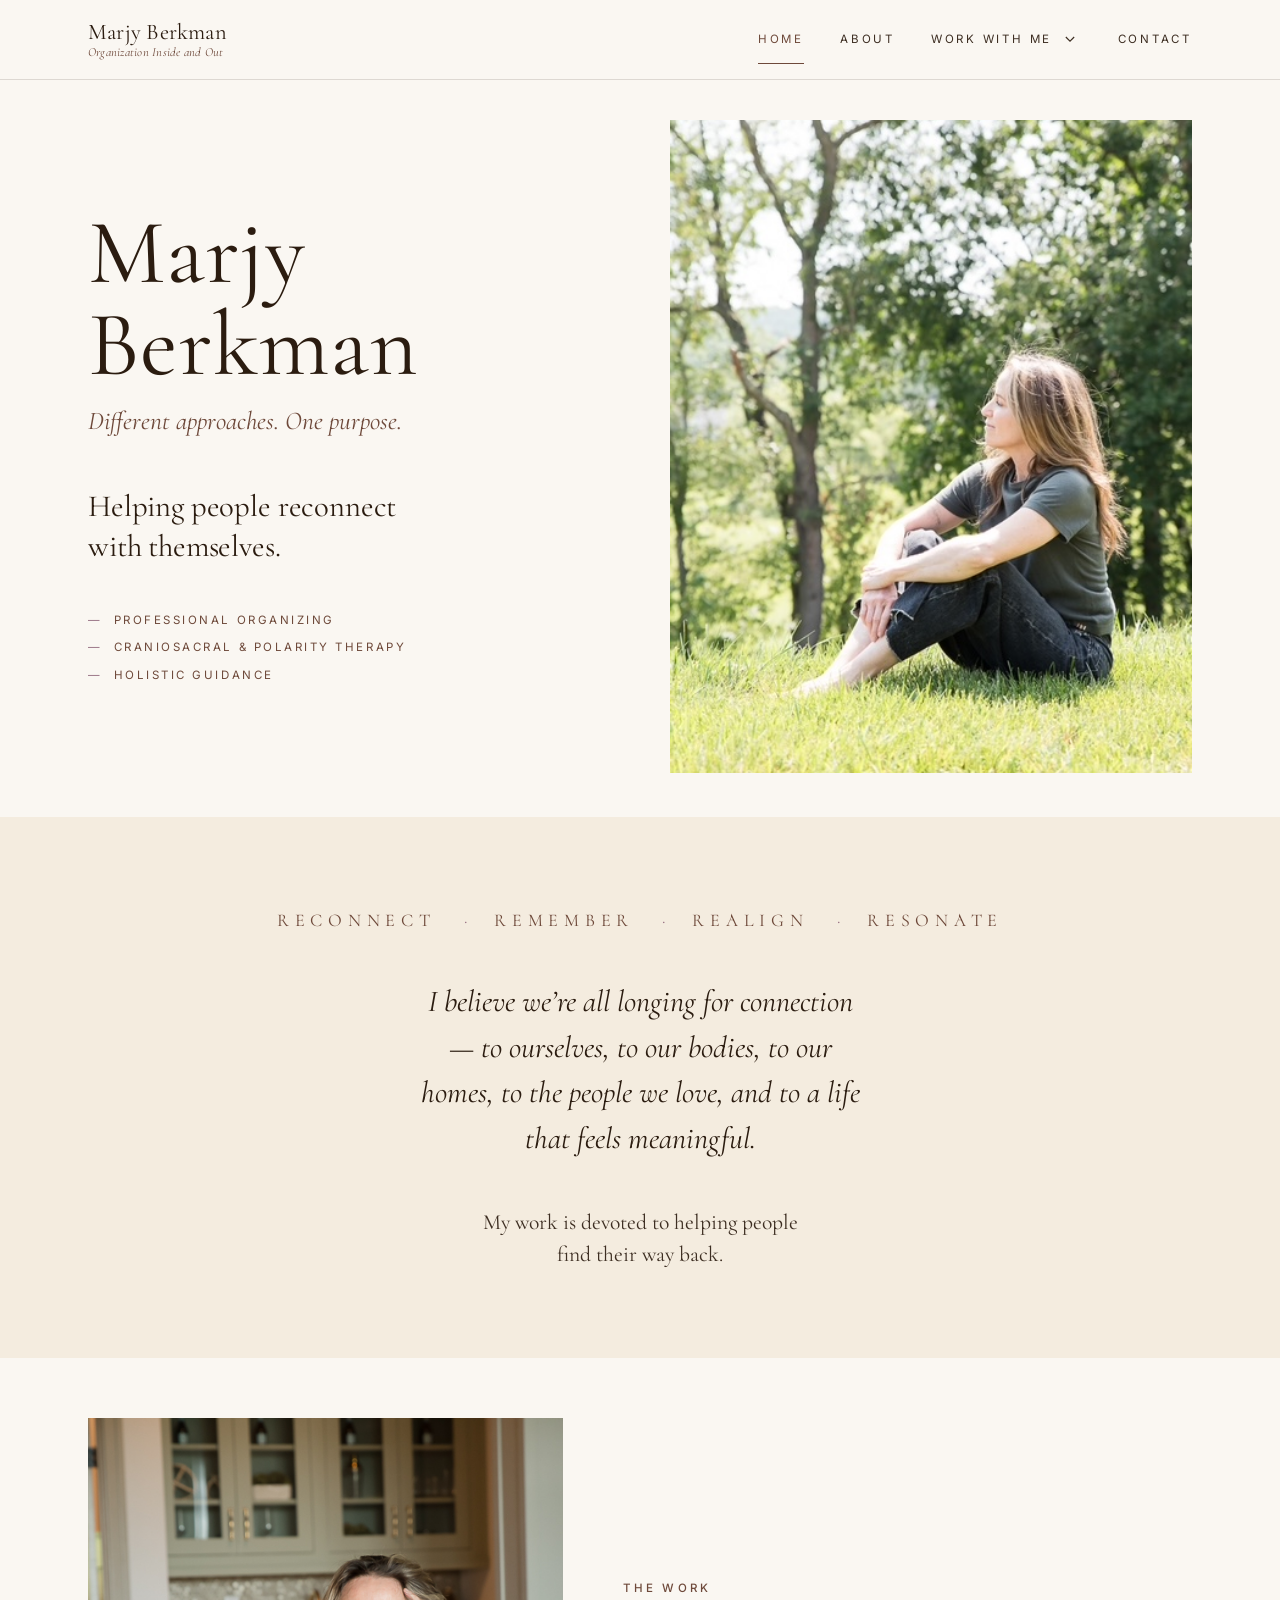
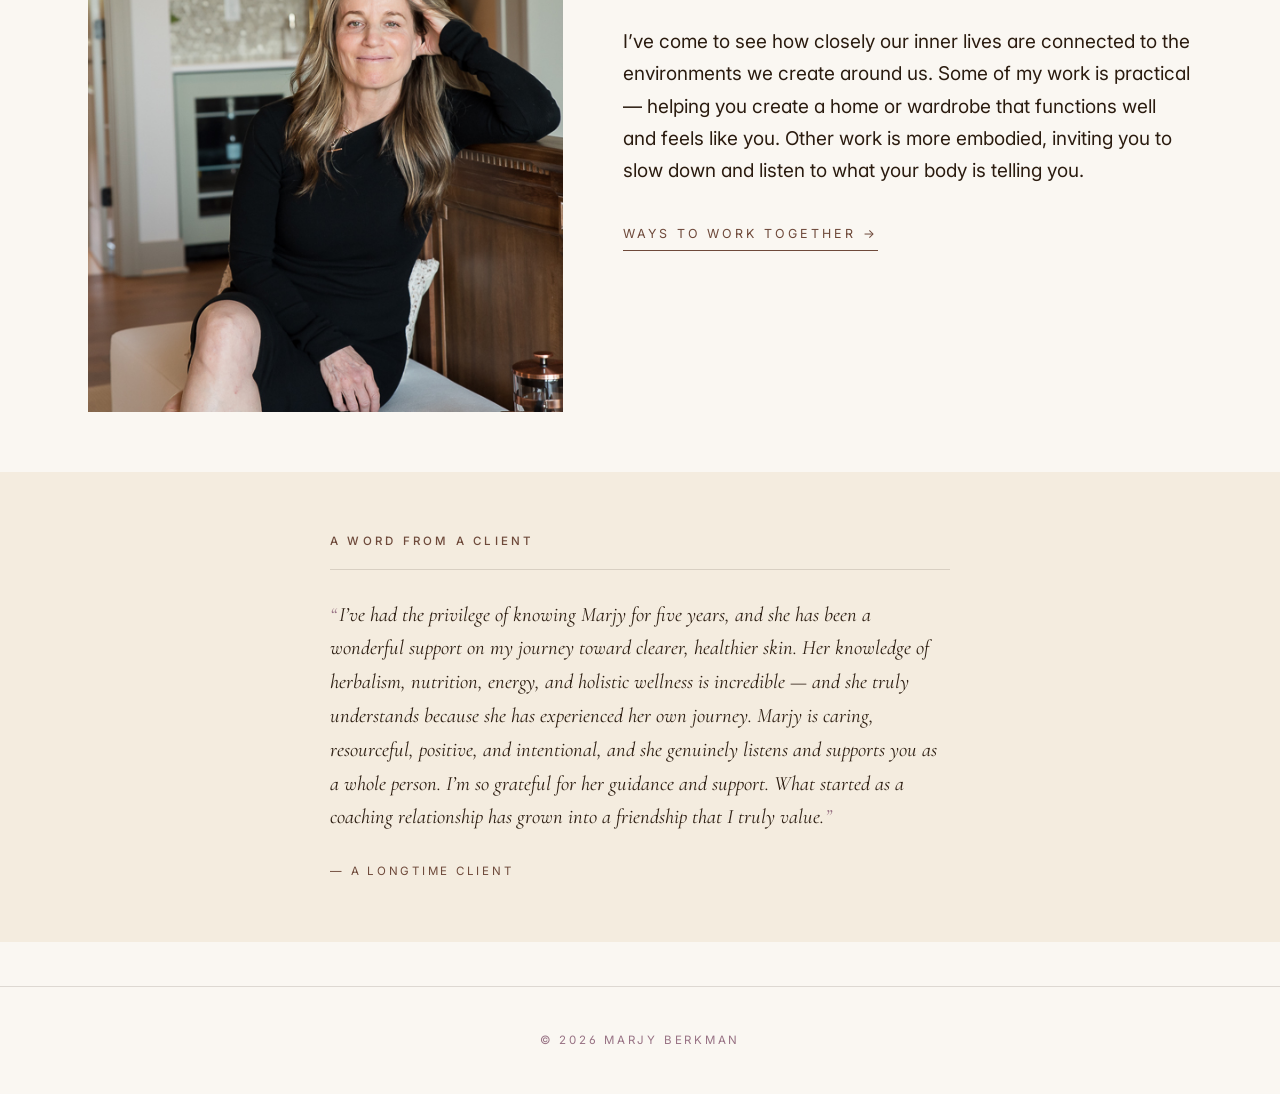
<file: index.html>
<!DOCTYPE html>
<html lang="en">
<head>
    <meta charset="UTF-8">
    <meta name="viewport" content="width=device-width, initial-scale=1.0">
    <title>Marjy Berkman — Organization Inside and Out</title>
    <meta name="description" content="Marjy Berkman helps people reconnect with themselves through professional organizing, craniosacral & polarity therapy, and holistic guidance.">
    <link rel="preconnect" href="https://fonts.googleapis.com">
    <link rel="preconnect" href="https://fonts.gstatic.com" crossorigin>
    <link rel="stylesheet" href="https://fonts.googleapis.com/css2?family=Cormorant+Garamond:ital,wght@0,400;0,500;1,400;1,500&family=Inter:wght@400;500;600&display=swap">
    <link rel="stylesheet" href="css/styles.css">
</head>
<body data-page="home">

    <div id="site-header-mount"></div>

    <main id="main">

        <section class="hero container">
            <div class="hero-grid">
                <div class="hero-copy">
                    <p class="hero-wordmark">Marjy Berkman</p>
                    <p class="hero-wordmark-sub">Different approaches. One purpose.</p>
                    <h1>Helping people reconnect with themselves.</h1>
                    <p class="hero-services">
                        <span>Professional Organizing</span>
                        <span>Craniosacral &amp; Polarity Therapy</span>
                        <span>Holistic Guidance</span>
                    </p>
                </div>
                <div class="hero-image">
                    <img src="images/marjy-grass.jpeg" alt="Marjy sitting in the grass beneath trees, looking out toward the horizon." width="800" height="1000">
                </div>
            </div>
        </section>

        <section class="mantra-block">
            <div class="mantra-words">
                <span>Reconnect</span>
                <span>Remember</span>
                <span>Realign</span>
                <span>Resonate</span>
            </div>
            <p class="mantra-copy">I believe we&rsquo;re all longing for connection &mdash; to ourselves, to our bodies, to our homes, to the people we love, and to a life that feels meaningful.</p>
            <p class="mantra-close">My work is devoted to helping people find their way back.</p>
        </section>

        <section class="container">
            <div class="feature">
                <div class="feature-photo">
                    <img src="images/marjy-butler-pantry.jpeg" alt="Marjy sitting in a beautifully organized butler pantry." width="800" height="1000">
                </div>
                <div class="feature-copy">
                    <p class="eyebrow">The work</p>
                    <p>I&rsquo;ve come to see how closely our inner lives are connected to the environments we create around us. Some of my work is practical &mdash; helping you create a home or wardrobe that functions well and feels like you. Other work is more embodied, inviting you to slow down and listen to what your body is telling you.</p>
                    <div style="margin-top: var(--space-md);">
                        <a class="link-arrow" href="work-with-me.html">Ways to work together &rarr;</a>
                    </div>
                </div>
            </div>
        </section>

        <section class="testimonial-section">
            <div class="container">
                <figure class="testimonial">
                    <p class="eyebrow">A word from a client</p>
                    <hr class="testimonial-rule">
                    <blockquote class="testimonial-quote">I&rsquo;ve had the privilege of knowing Marjy for five years, and she has been a wonderful support on my journey toward clearer, healthier skin. Her knowledge of herbalism, nutrition, energy, and holistic wellness is incredible &mdash; and she truly understands because she has experienced her own journey. Marjy is caring, resourceful, positive, and intentional, and she genuinely listens and supports you as a whole person. I&rsquo;m so grateful for her guidance and support. What started as a coaching relationship has grown into a friendship that I truly value.</blockquote>
                    <figcaption class="testimonial-cite">&mdash; A longtime client</figcaption>
                </figure>
            </div>
        </section>

    </main>

    <div id="site-footer-mount"></div>

    <script src="js/main.js"></script>
</body>
</html>
</file>
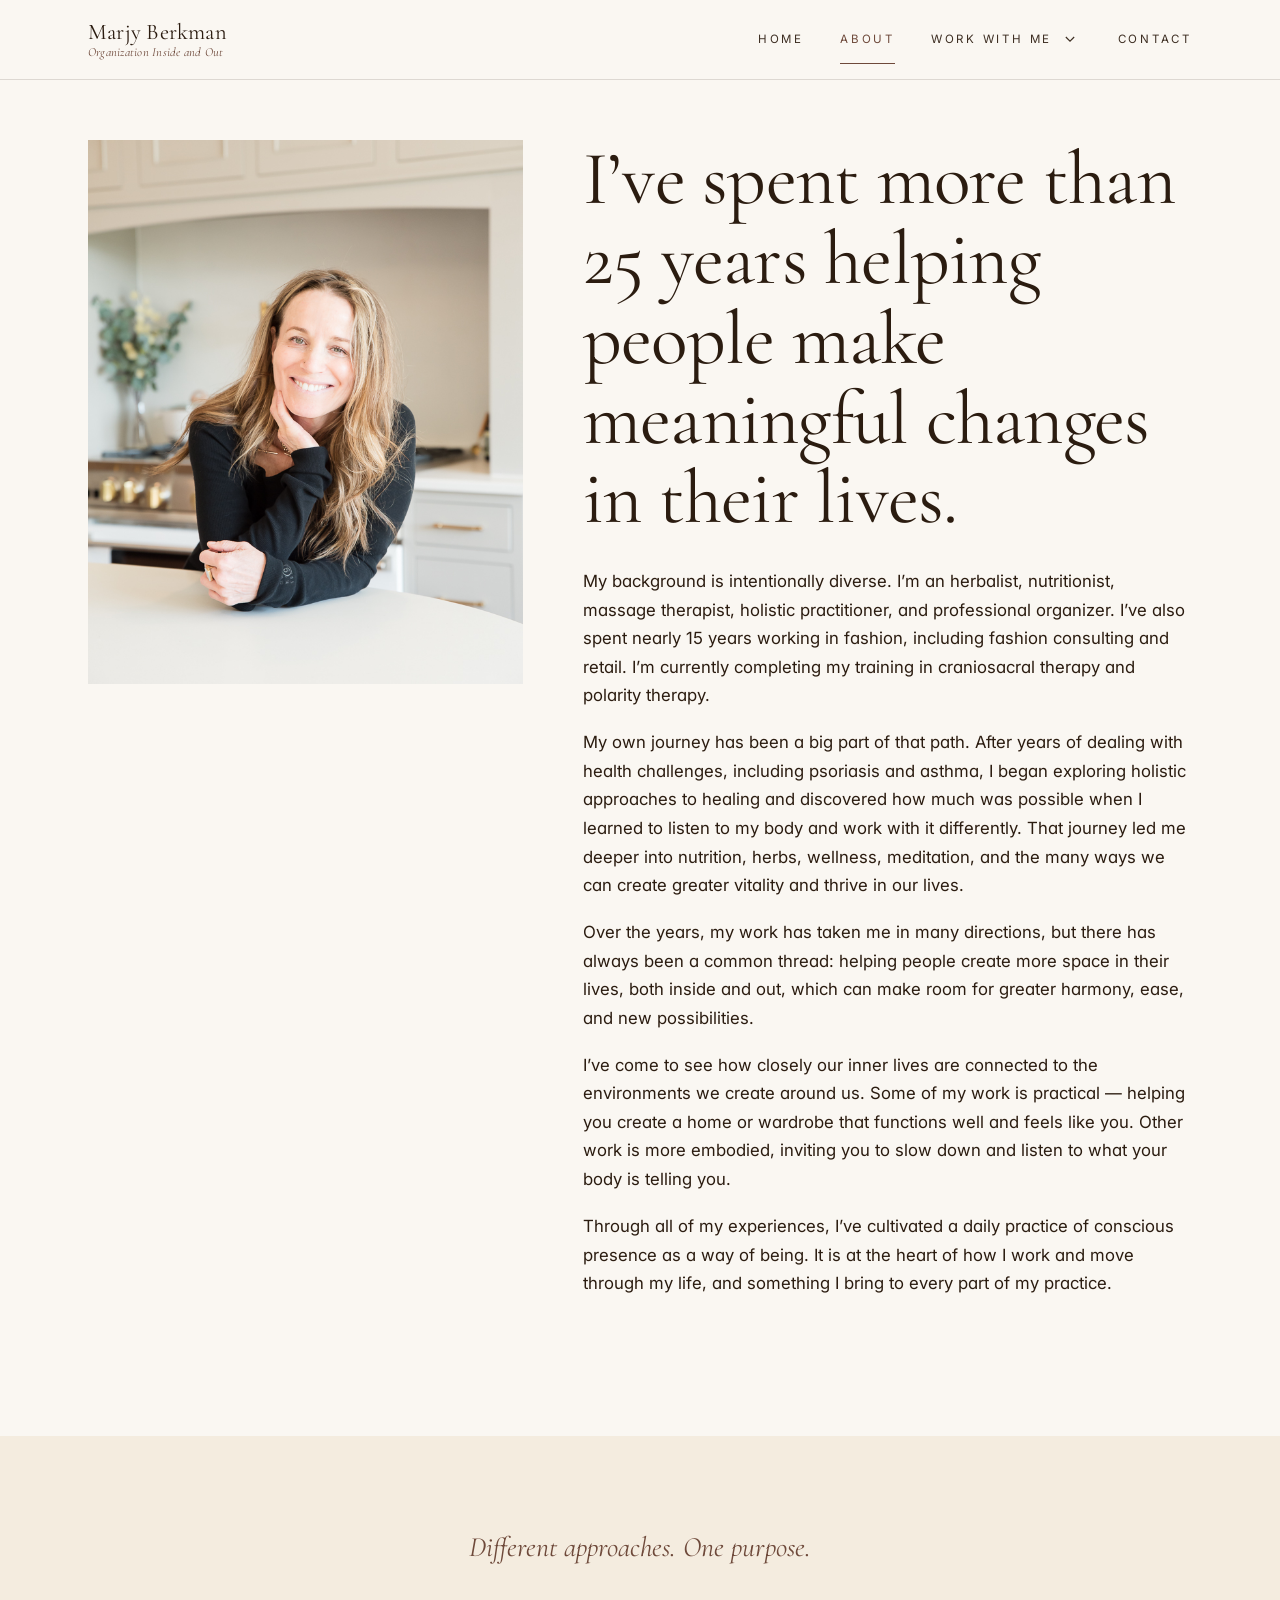
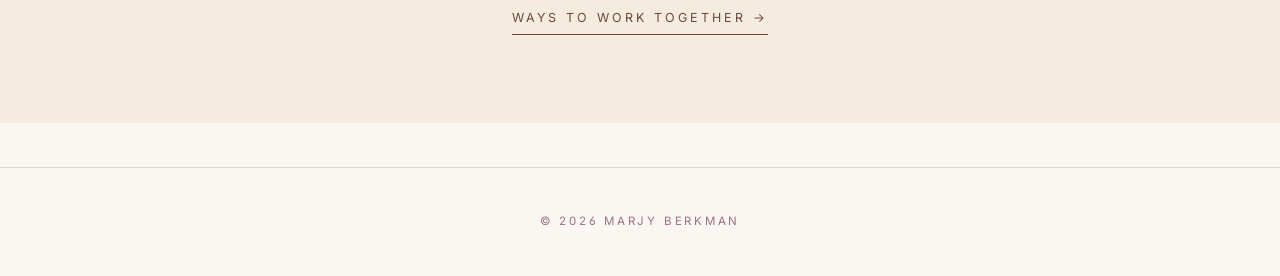
<file: about.html>
<!DOCTYPE html>
<html lang="en">
<head>
    <meta charset="UTF-8">
    <meta name="viewport" content="width=device-width, initial-scale=1.0">
    <title>About Marjy — Marjy Berkman</title>
    <meta name="description" content="More than 25 years of wellness experience — herbalist, nutritionist, holistic practitioner, professional organizer. Marjy helps people create space, inside and out.">
    <link rel="preconnect" href="https://fonts.googleapis.com">
    <link rel="preconnect" href="https://fonts.gstatic.com" crossorigin>
    <link rel="stylesheet" href="https://fonts.googleapis.com/css2?family=Cormorant+Garamond:ital,wght@0,400;0,500;1,400;1,500&family=Inter:wght@400;500;600&display=swap">
    <link rel="stylesheet" href="css/styles.css">
</head>
<body data-page="about">

    <div id="site-header-mount"></div>

    <main id="main">

        <section class="container">
            <div class="about-grid">
                <div class="about-photo">
                    <img src="images/marjy-kitchen-portrait.jpeg" alt="Portrait of Marjy leaning on a kitchen island, smiling gently." width="800" height="1000">
                </div>
                <div class="about-copy">
                    <h1 style="margin-bottom: var(--space-md);">I&rsquo;ve spent more than 25 years helping people make meaningful changes in their lives.</h1>

                    <p>My background is intentionally diverse. I&rsquo;m an herbalist, nutritionist, massage therapist, holistic practitioner, and professional organizer. I&rsquo;ve also spent nearly 15 years working in fashion, including fashion consulting and retail. I&rsquo;m currently completing my training in craniosacral therapy and polarity therapy.</p>

                    <p>My own journey has been a big part of that path. After years of dealing with health challenges, including psoriasis and asthma, I began exploring holistic approaches to healing and discovered how much was possible when I learned to listen to my body and work with it differently. That journey led me deeper into nutrition, herbs, wellness, meditation, and the many ways we can create greater vitality and thrive in our lives.</p>

                    <p>Over the years, my work has taken me in many directions, but there has always been a common thread: helping people create more space in their lives, both inside and out, which can make room for greater harmony, ease, and new possibilities.</p>

                    <p>I&rsquo;ve come to see how closely our inner lives are connected to the environments we create around us. Some of my work is practical &mdash; helping you create a home or wardrobe that functions well and feels like you. Other work is more embodied, inviting you to slow down and listen to what your body is telling you.</p>

                    <p>Through all of my experiences, I&rsquo;ve cultivated a daily practice of conscious presence as a way of being. It is at the heart of how I work and move through my life, and something I bring to every part of my practice.</p>
                </div>
            </div>
        </section>

        <section class="about-close">
            <div class="container">
                <p class="about-close-tagline">Different approaches. One purpose.</p>
                <a class="link-arrow" href="work-with-me.html">Ways to work together &rarr;</a>
            </div>
        </section>

    </main>

    <div id="site-footer-mount"></div>

    <script src="js/main.js"></script>
</body>
</html>
</file>
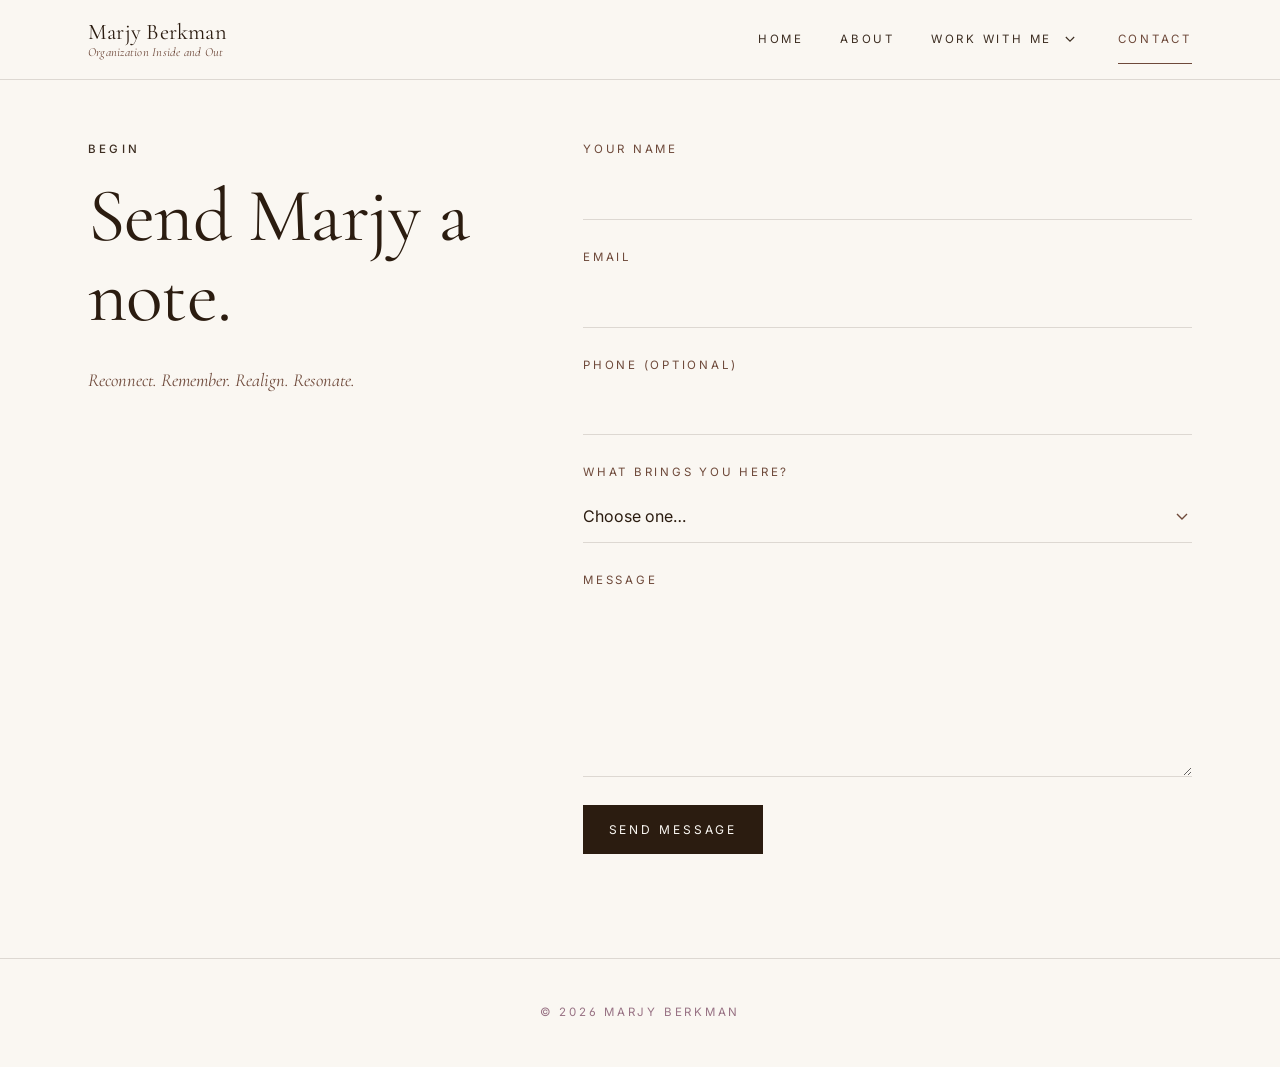
<file: contact.html>
<!DOCTYPE html>
<html lang="en">
<head>
    <meta charset="UTF-8">
    <meta name="viewport" content="width=device-width, initial-scale=1.0">
    <title>Contact — Marjy Berkman</title>
    <meta name="description" content="Reach out to Marjy to begin a conversation about organizing, craniosacral & polarity therapy, or holistic guidance.">
    <link rel="preconnect" href="https://fonts.googleapis.com">
    <link rel="preconnect" href="https://fonts.gstatic.com" crossorigin>
    <link rel="stylesheet" href="https://fonts.googleapis.com/css2?family=Cormorant+Garamond:ital,wght@0,400;0,500;1,400;1,500&family=Inter:wght@400;500;600&display=swap">
    <link rel="stylesheet" href="css/styles.css">
</head>
<body data-page="contact">

    <div id="site-header-mount"></div>

    <main id="main">

        <section class="container">
            <div class="contact-grid">
                <div class="contact-copy">
                    <p class="eyebrow">Begin</p>
                    <h1 style="margin-bottom: var(--space-md);">Send Marjy a note.</h1>
                    <p class="serif-italic" style="color: var(--walnut); font-size: 1.15rem;">Reconnect. Remember. Realign. Resonate.</p>
                </div>

                <form
                    class="contact-form"
                    name="contact"
                    method="POST"
                    data-netlify="true"
                    data-netlify-honeypot="bot-field"
                    action="contact.html?success=true"
                >
                    <input type="hidden" name="form-name" value="contact">
                    <p class="honeypot">
                        <label>Don&rsquo;t fill this out if you&rsquo;re human: <input name="bot-field"></label>
                    </p>

                    <div class="field">
                        <label for="name">Your name</label>
                        <input id="name" name="name" type="text" autocomplete="name" required>
                    </div>

                    <div class="field">
                        <label for="email">Email</label>
                        <input id="email" name="email" type="email" autocomplete="email" required>
                    </div>

                    <div class="field">
                        <label for="phone">Phone (optional)</label>
                        <input id="phone" name="phone" type="tel" autocomplete="tel">
                    </div>

                    <div class="field">
                        <label for="interest">What brings you here?</label>
                        <select id="interest" name="interest">
                            <option value="">Choose one&hellip;</option>
                            <option>Professional organizing</option>
                            <option>Craniosacral &amp; polarity therapy</option>
                            <option>Holistic guidance</option>
                            <option>Not sure yet</option>
                        </select>
                    </div>

                    <div class="field">
                        <label for="message">Message</label>
                        <textarea id="message" name="message" rows="6" required></textarea>
                    </div>

                    <div id="form-status" class="form-status" role="status" aria-live="polite">
                        Thank you &mdash; your message is on its way. Marjy will be in touch soon.
                    </div>

                    <div>
                        <button class="btn" type="submit">Send message</button>
                    </div>
                </form>
            </div>
        </section>

    </main>

    <div id="site-footer-mount"></div>

    <script src="js/main.js"></script>
    <script>
        // Show a friendly confirmation after Netlify redirects back with ?success=true
        if (new URLSearchParams(window.location.search).get("success") === "true") {
            const status = document.getElementById("form-status");
            if (status) {
                status.classList.add("is-visible");
                status.scrollIntoView({ behavior: "smooth", block: "center" });
            }
        }
    </script>
</body>
</html>
</file>
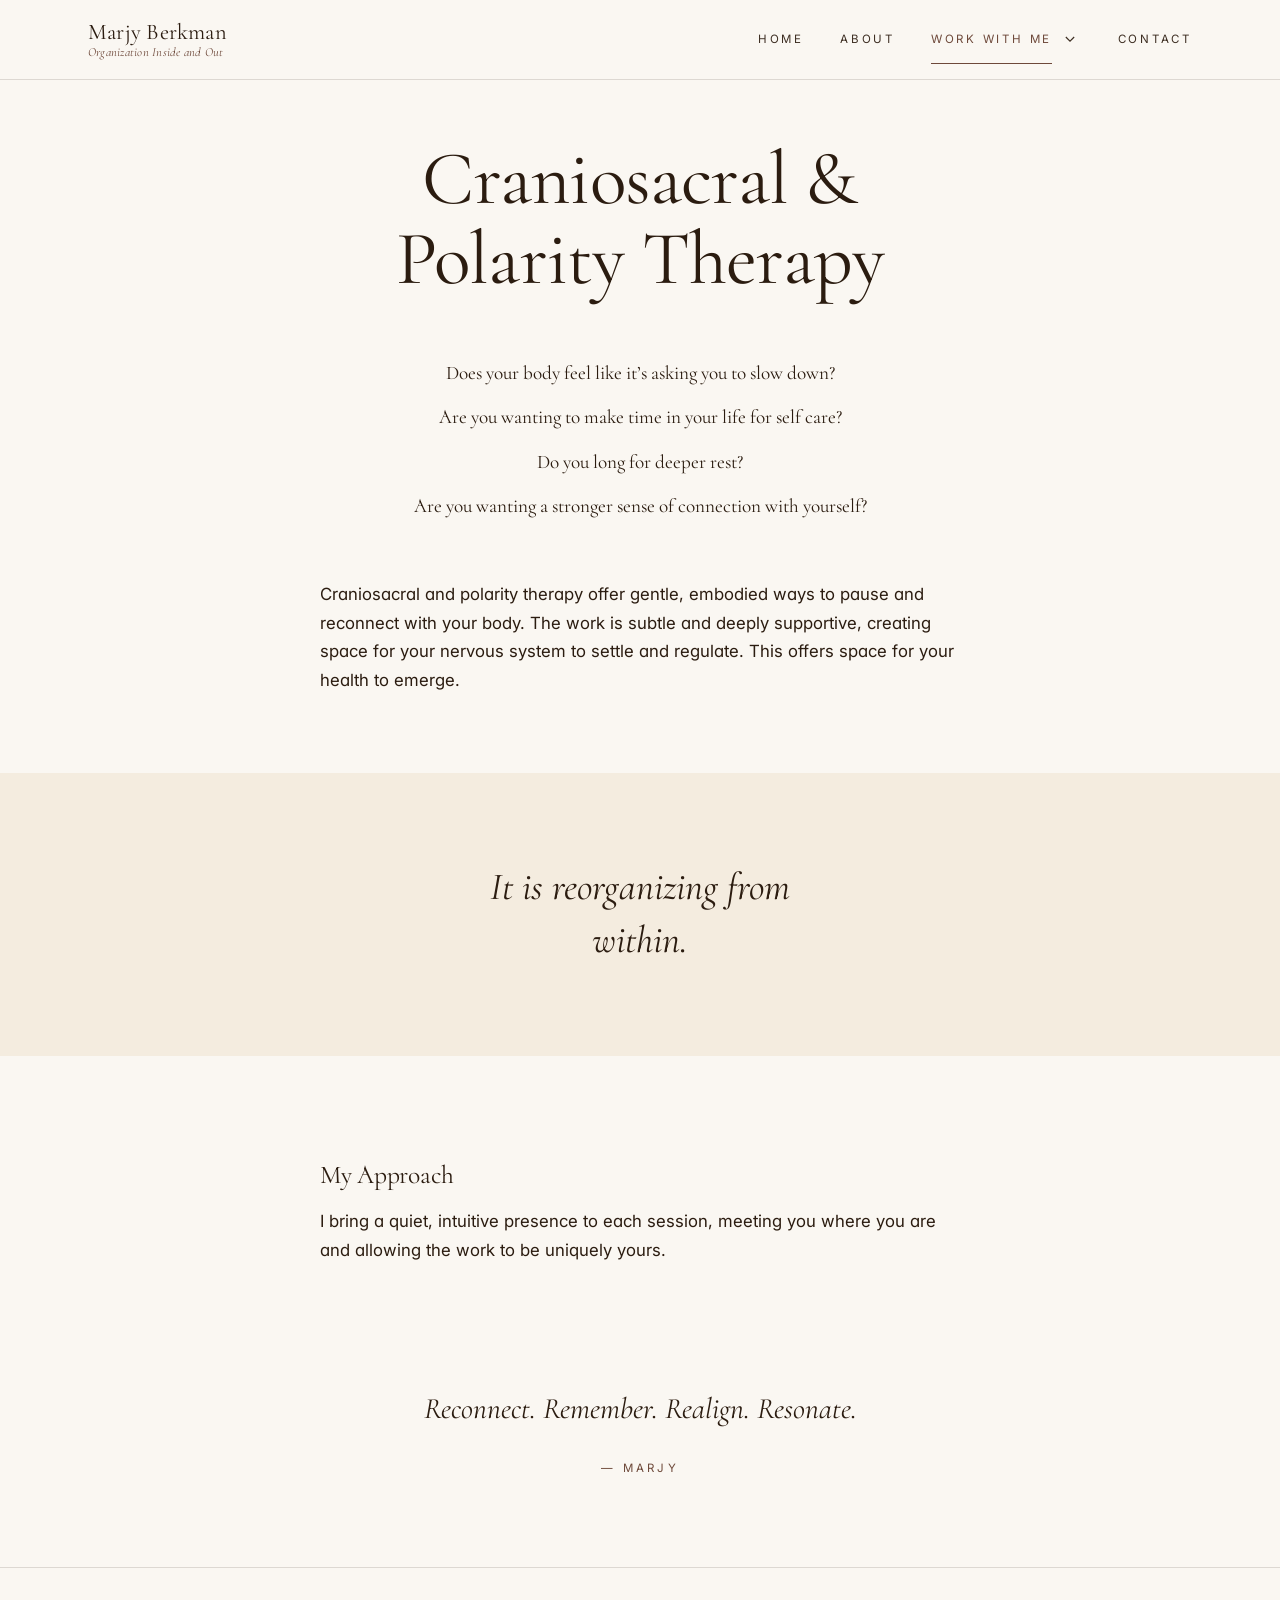
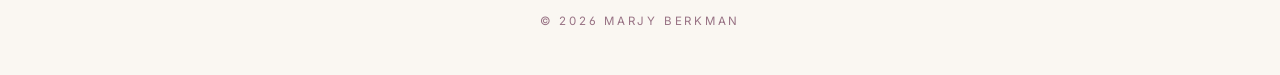
<file: craniosacral-polarity.html>
<!DOCTYPE html>
<html lang="en">
<head>
    <meta charset="UTF-8">
    <meta name="viewport" content="width=device-width, initial-scale=1.0">
    <title>Craniosacral &amp; Polarity Therapy — Marjy Berkman</title>
    <meta name="description" content="Gentle, embodied craniosacral and polarity therapy with Marjy Berkman. A quiet, intuitive space for the nervous system to settle and health to emerge.">
    <link rel="preconnect" href="https://fonts.googleapis.com">
    <link rel="preconnect" href="https://fonts.gstatic.com" crossorigin>
    <link rel="stylesheet" href="https://fonts.googleapis.com/css2?family=Cormorant+Garamond:ital,wght@0,400;0,500;1,400;1,500&family=Inter:wght@400;500;600&display=swap">
    <link rel="stylesheet" href="css/styles.css">
</head>
<body data-page="craniosacral">

    <div id="site-header-mount"></div>

    <main id="main">

        <section class="container">
            <div class="service-intro">
                <h1>Craniosacral &amp; Polarity Therapy</h1>
            </div>

            <ul class="service-questions">
                <li>Does your body feel like it&rsquo;s asking you to slow down?</li>
                <li>Are you wanting to make time in your life for self care?</li>
                <li>Do you long for deeper rest?</li>
                <li>Are you wanting a stronger sense of connection with yourself?</li>
            </ul>

            <div class="service-body">
                <p>Craniosacral and polarity therapy offer gentle, embodied ways to pause and reconnect with your body. The work is subtle and deeply supportive, creating space for your nervous system to settle and regulate. This offers space for your health to emerge.</p>
            </div>
        </section>

        <section class="anchor-pull">
            <div class="container">
                <p>It is reorganizing from within.</p>
            </div>
        </section>

        <section class="container">
            <div class="service-body">
                <h2>My Approach</h2>
                <p>I bring a quiet, intuitive presence to each session, meeting you where you are and allowing the work to be uniquely yours.</p>
            </div>
        </section>

        <section class="pull-quote container-narrow">
            <p>Reconnect. Remember. Realign. Resonate.</p>
            <cite>&mdash; Marjy</cite>
        </section>

    </main>

    <div id="site-footer-mount"></div>

    <script src="js/main.js"></script>
</body>
</html>
</file>
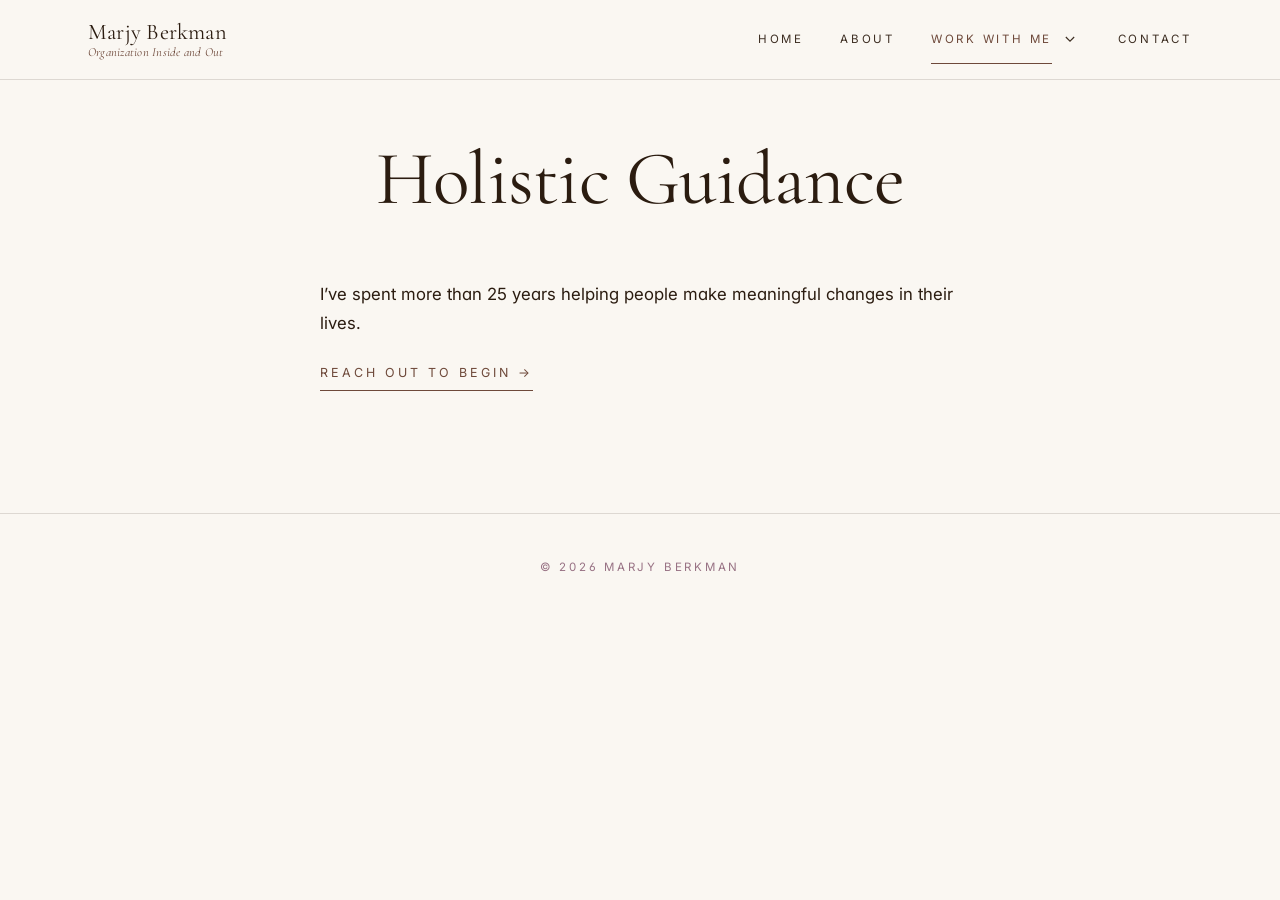
<file: holistic-guidance.html>
<!DOCTYPE html>
<html lang="en">
<head>
    <meta charset="UTF-8">
    <meta name="viewport" content="width=device-width, initial-scale=1.0">
    <title>Holistic Guidance — Marjy Berkman</title>
    <meta name="description" content="Holistic guidance with Marjy Berkman.">
    <link rel="preconnect" href="https://fonts.googleapis.com">
    <link rel="preconnect" href="https://fonts.gstatic.com" crossorigin>
    <link rel="stylesheet" href="https://fonts.googleapis.com/css2?family=Cormorant+Garamond:ital,wght@0,400;0,500;1,400;1,500&family=Inter:wght@400;500;600&display=swap">
    <link rel="stylesheet" href="css/styles.css">
</head>
<body data-page="holistic">

    <div id="site-header-mount"></div>

    <main id="main">

        <section class="container">
            <div class="service-intro">
                <h1>Holistic Guidance</h1>
            </div>

            <div class="service-body">
                <p>I&rsquo;ve spent more than 25 years helping people make meaningful changes in their lives.</p>
                <p><a class="link-arrow" href="contact.html">Reach out to begin &rarr;</a></p>
            </div>
        </section>

    </main>

    <div id="site-footer-mount"></div>

    <script src="js/main.js"></script>
</body>
</html>
</file>
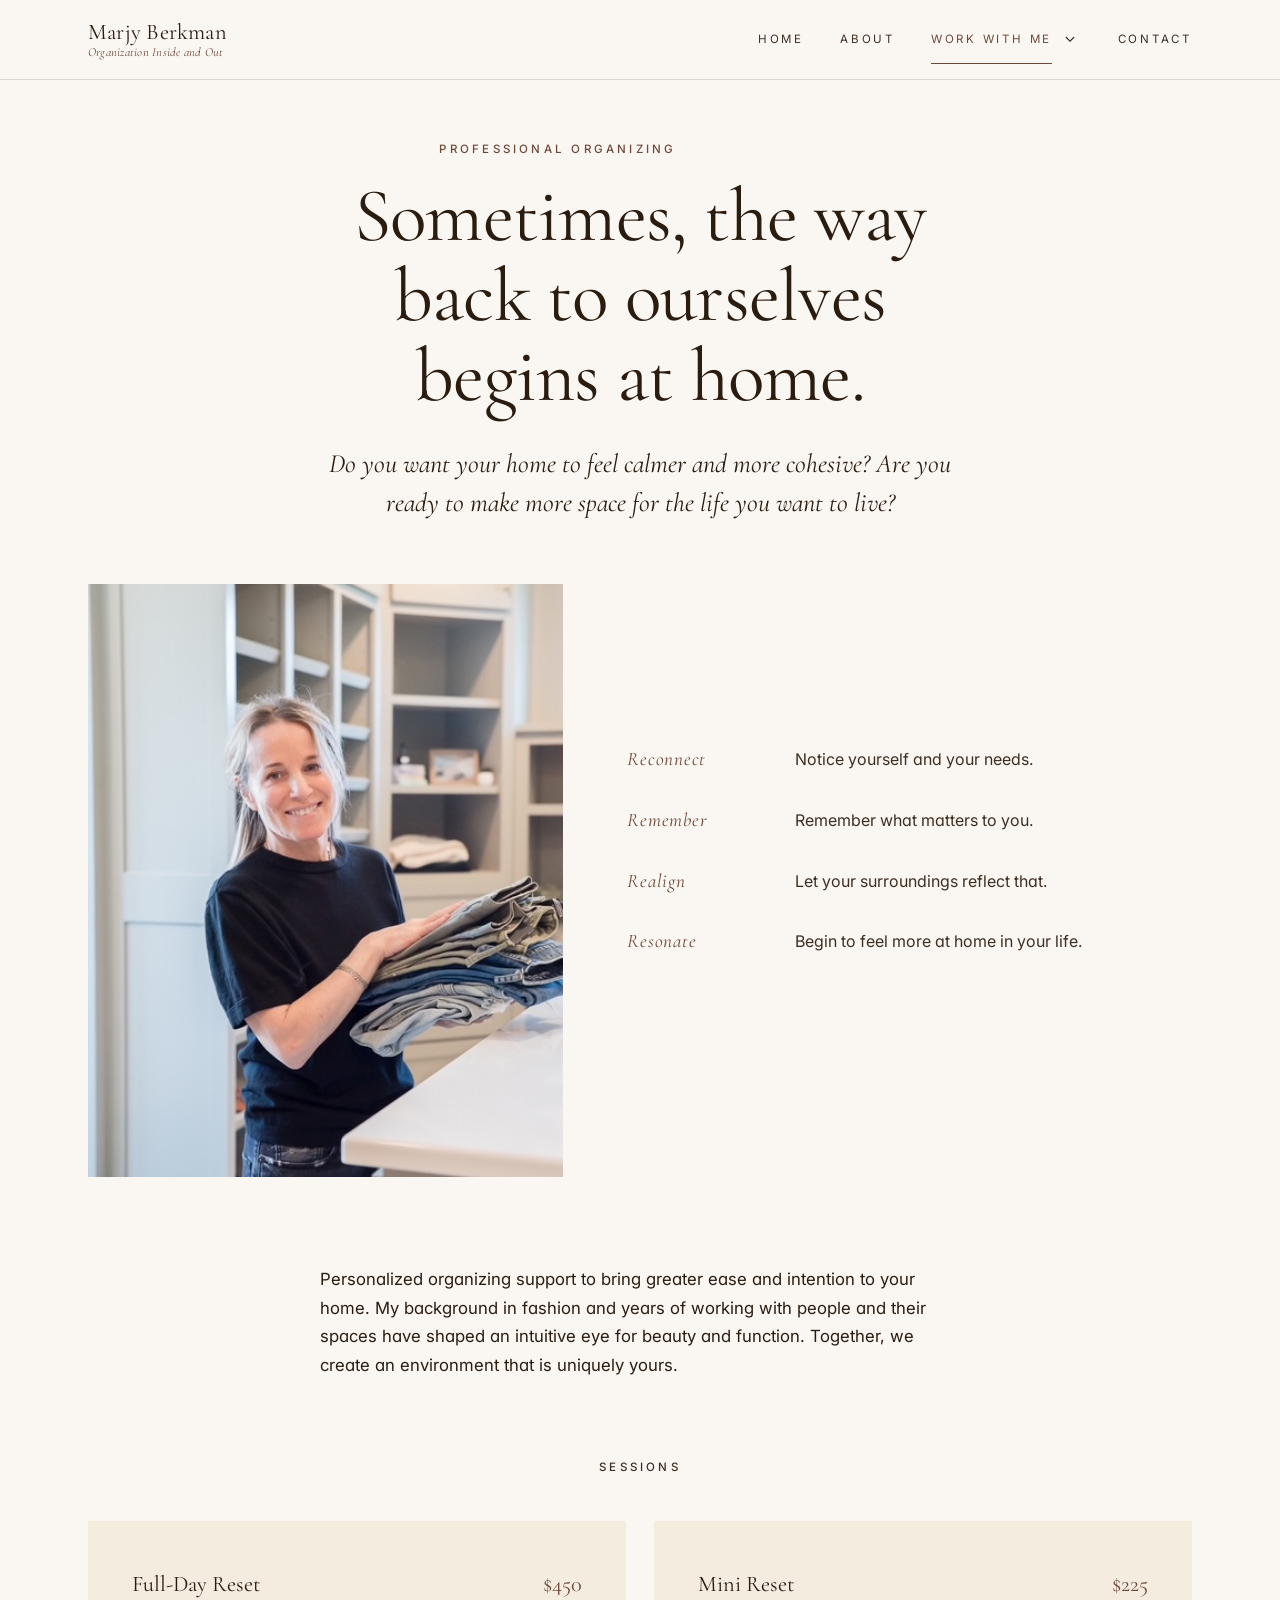
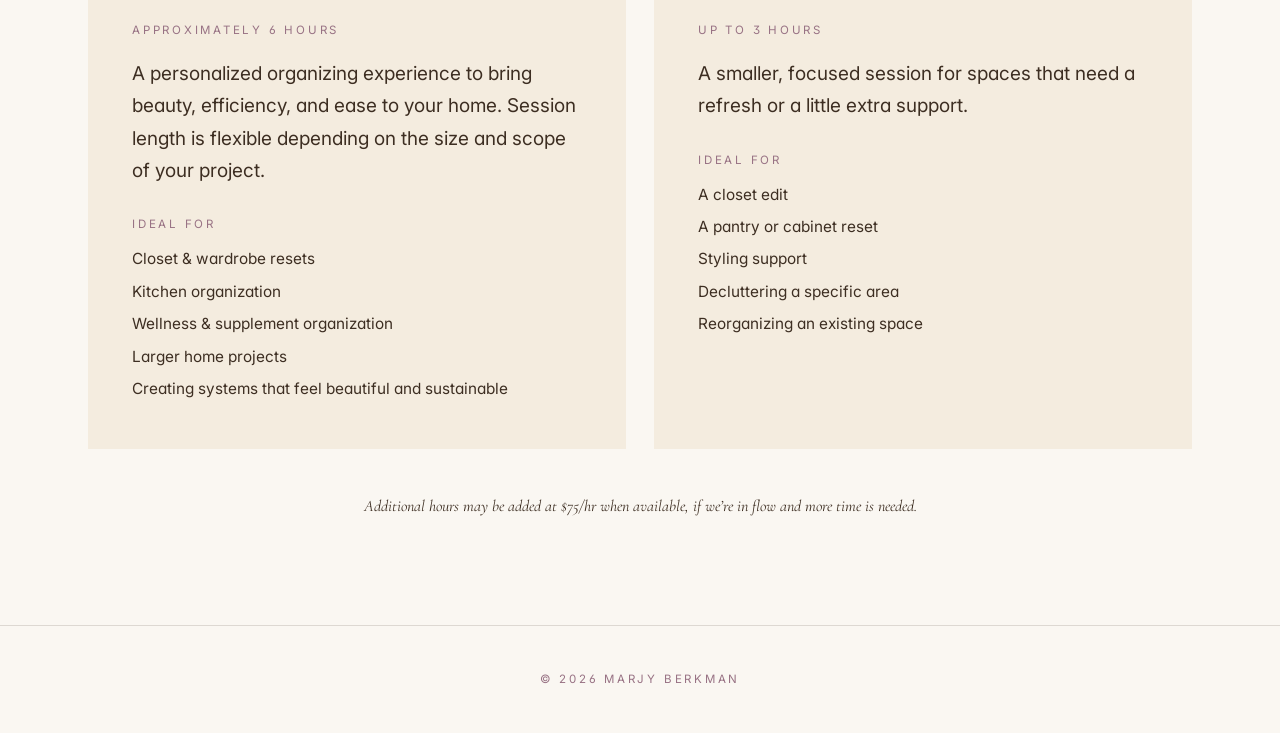
<file: organizing.html>
<!DOCTYPE html>
<html lang="en">
<head>
    <meta charset="UTF-8">
    <meta name="viewport" content="width=device-width, initial-scale=1.0">
    <title>Professional Organizing — Marjy Berkman</title>
    <meta name="description" content="Personalized organizing sessions to bring greater ease and intention to your home. Full-Day Reset and Mini Reset with Marjy Berkman.">
    <link rel="preconnect" href="https://fonts.googleapis.com">
    <link rel="preconnect" href="https://fonts.gstatic.com" crossorigin>
    <link rel="stylesheet" href="https://fonts.googleapis.com/css2?family=Cormorant+Garamond:ital,wght@0,400;0,500;1,400;1,500&family=Inter:wght@400;500;600&display=swap">
    <link rel="stylesheet" href="css/styles.css">
</head>
<body data-page="organizing">

    <div id="site-header-mount"></div>

    <main id="main">

        <section class="container">
            <div class="service-intro">
                <p class="eyebrow">Professional Organizing</p>
                <h1>Sometimes, the way back to ourselves begins at home.</h1>
                <p class="service-lede">Do you want your home to feel calmer and more cohesive? Are you ready to make more space for the life you want to live?</p>
            </div>

            <div class="feature">
                <div class="feature-photo">
                    <img src="images/marjy-organizing.jpeg" alt="Marjy in a clean, light-filled dressing room, thoughtfully folding a stack of denim." width="800" height="1000">
                </div>
                <div class="feature-copy">
                    <ul class="four-rs">
                        <li>
                            <span class="four-rs-word">Reconnect</span>
                            <span class="four-rs-copy">Notice yourself and your needs.</span>
                        </li>
                        <li>
                            <span class="four-rs-word">Remember</span>
                            <span class="four-rs-copy">Remember what matters to you.</span>
                        </li>
                        <li>
                            <span class="four-rs-word">Realign</span>
                            <span class="four-rs-copy">Let your surroundings reflect that.</span>
                        </li>
                        <li>
                            <span class="four-rs-word">Resonate</span>
                            <span class="four-rs-copy">Begin to feel more at home in your life.</span>
                        </li>
                    </ul>
                </div>
            </div>

            <div class="service-body" style="margin-top: var(--space-2xl);">
                <p>Personalized organizing support to bring greater ease and intention to your home. My background in fashion and years of working with people and their spaces have shaped an intuitive eye for beauty and function. Together, we create an environment that is uniquely yours.</p>
            </div>
        </section>

        <section class="container" style="padding-top: 0;">
            <div class="page-intro" style="margin-bottom: var(--space-md);">
                <p class="eyebrow">Sessions</p>
            </div>

            <div class="pricing-grid">
                <div class="pricing-box">
                    <div class="pricing-box-header">
                        <span class="tier-name">Full-Day Reset</span>
                        <span class="tier-price">$450</span>
                    </div>
                    <p class="tier-duration">Approximately 6 hours</p>
                    <p class="pricing-box-desc">A personalized organizing experience to bring beauty, efficiency, and ease to your home. Session length is flexible depending on the size and scope of your project.</p>
                    <p class="tier-eyebrow">Ideal for</p>
                    <ul class="pricing-box-list">
                        <li>Closet &amp; wardrobe resets</li>
                        <li>Kitchen organization</li>
                        <li>Wellness &amp; supplement organization</li>
                        <li>Larger home projects</li>
                        <li>Creating systems that feel beautiful and sustainable</li>
                    </ul>
                </div>

                <div class="pricing-box">
                    <div class="pricing-box-header">
                        <span class="tier-name">Mini Reset</span>
                        <span class="tier-price">$225</span>
                    </div>
                    <p class="tier-duration">Up to 3 hours</p>
                    <p class="pricing-box-desc">A smaller, focused session for spaces that need a refresh or a little extra support.</p>
                    <p class="tier-eyebrow">Ideal for</p>
                    <ul class="pricing-box-list">
                        <li>A closet edit</li>
                        <li>A pantry or cabinet reset</li>
                        <li>Styling support</li>
                        <li>Decluttering a specific area</li>
                        <li>Reorganizing an existing space</li>
                    </ul>
                </div>
            </div>

            <p class="pricing-note">Additional hours may be added at $75/hr when available, if we&rsquo;re in flow and more time is needed.</p>
        </section>

    </main>

    <div id="site-footer-mount"></div>

    <script src="js/main.js"></script>
</body>
</html>
</file>
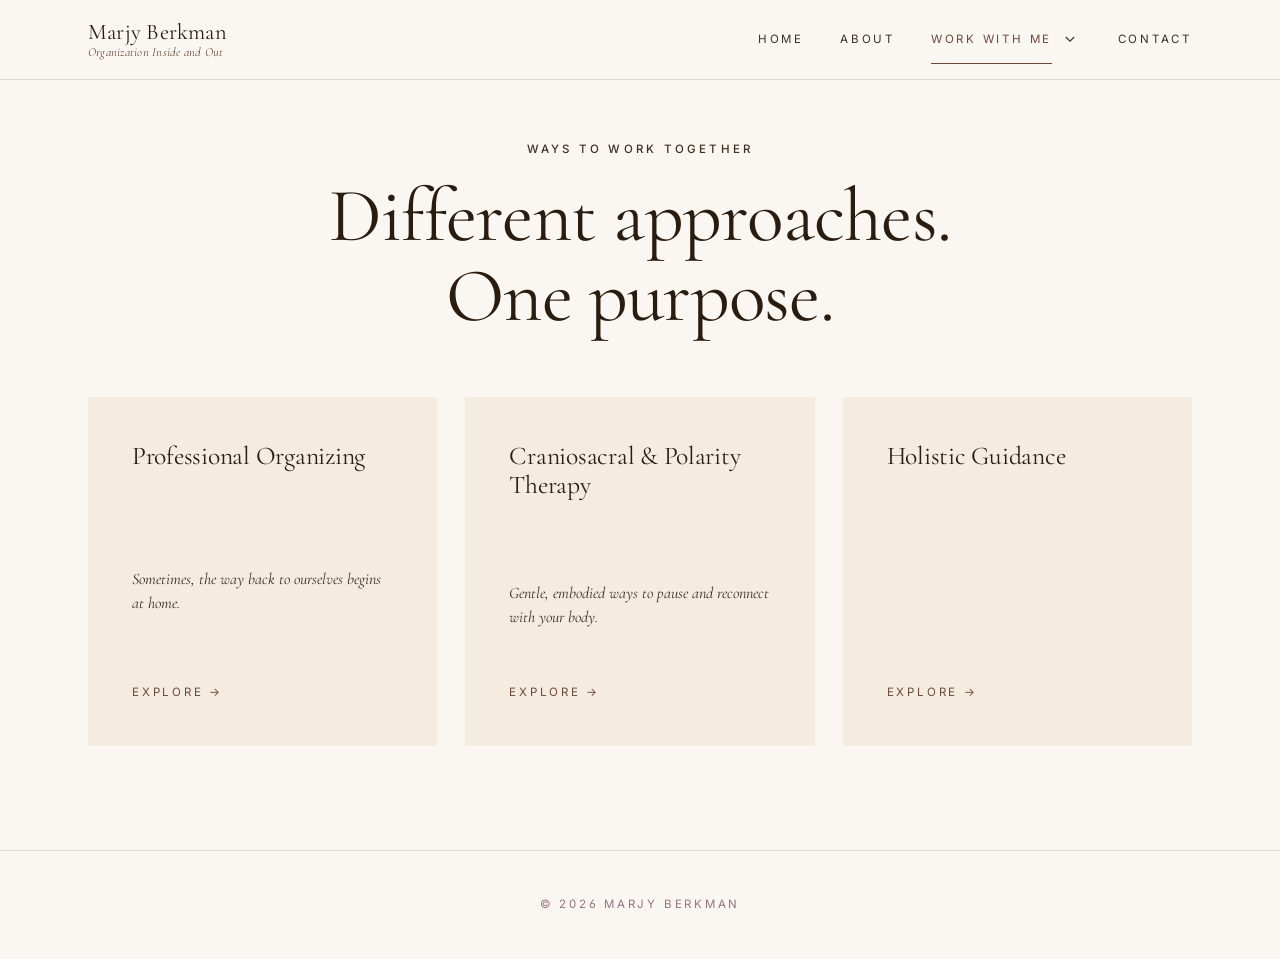
<file: work-with-me.html>
<!DOCTYPE html>
<html lang="en">
<head>
    <meta charset="UTF-8">
    <meta name="viewport" content="width=device-width, initial-scale=1.0">
    <title>Work With Me — Marjy Berkman</title>
    <meta name="description" content="Professional organizing, craniosacral & polarity therapy, and holistic guidance — three doors into the same intention with Marjy Berkman.">
    <link rel="preconnect" href="https://fonts.googleapis.com">
    <link rel="preconnect" href="https://fonts.gstatic.com" crossorigin>
    <link rel="stylesheet" href="https://fonts.googleapis.com/css2?family=Cormorant+Garamond:ital,wght@0,400;0,500;1,400;1,500&family=Inter:wght@400;500;600&display=swap">
    <link rel="stylesheet" href="css/styles.css">
</head>
<body data-page="services">

    <div id="site-header-mount"></div>

    <main id="main">

        <section class="container">
            <div class="page-intro">
                <p class="eyebrow">Ways to work together</p>
                <h1>Different approaches. One purpose.</h1>
            </div>

            <div class="service-tiles">
                <a class="service-tile" href="organizing.html">
                    <h2>Professional Organizing</h2>
                    <p>Sometimes, the way back to ourselves begins at home.</p>
                    <span class="service-tile-arrow">Explore &rarr;</span>
                </a>

                <a class="service-tile" href="craniosacral-polarity.html">
                    <h2>Craniosacral &amp; Polarity Therapy</h2>
                    <p>Gentle, embodied ways to pause and reconnect with your body.</p>
                    <span class="service-tile-arrow">Explore &rarr;</span>
                </a>

                <a class="service-tile" href="holistic-guidance.html">
                    <h2>Holistic Guidance</h2>
                    <p>&nbsp;</p>
                    <span class="service-tile-arrow">Explore &rarr;</span>
                </a>
            </div>
        </section>

    </main>

    <div id="site-footer-mount"></div>

    <script src="js/main.js"></script>
</body>
</html>
</file>
<file: css/styles.css>
/* ==========================================================================
   Marjy Berkman — Design System
   Palette pulled from Marjy's "Quiet Luxury" + "Champagne Chic" boards
   ========================================================================== */

:root {
    /* Colors */
    --ground: #faf7f2;
    --ground-warm: #f4ecdf;
    --champagne: #e1d4c1;
    --ink: #2b1c10;
    --ink-soft: #3d2e22;
    --walnut: #6e493a;
    --mauve: #987284;
    --hairline: rgba(43, 28, 16, 0.14);

    /* Type */
    --font-sans: "Inter", -apple-system, BlinkMacSystemFont, "Segoe UI", sans-serif;
    --font-serif: "Cormorant Garamond", "Iowan Old Style", Georgia, serif;

    /* Spacing scale (tightened — sections were breathing too much) */
    --space-2xs: 0.5rem;
    --space-xs: 0.75rem;
    --space-sm: 1.1rem;
    --space-md: 1.75rem;
    --space-lg: 2.75rem;
    --space-xl: 3.75rem;
    --space-2xl: 5.5rem;

    /* Layout */
    --measure: 68ch;
    --page-max: 1200px;
    --page-pad: clamp(1.25rem, 4vw, 3rem);
}

/* --------------------------------------------------------------------------
   Reset & base
   -------------------------------------------------------------------------- */
*,
*::before,
*::after {
    box-sizing: border-box;
}

html {
    scroll-behavior: smooth;
    -webkit-text-size-adjust: 100%;
}

body {
    margin: 0;
    font-family: var(--font-sans);
    font-size: 18px;
    line-height: 1.7;
    color: var(--ink);
    background: var(--ground);
    font-feature-settings: "ss01", "cv11";
    -webkit-font-smoothing: antialiased;
    -moz-osx-font-smoothing: grayscale;
    overflow-x: hidden;
    overflow-wrap: break-word;
    word-wrap: break-word;
}

@media (min-width: 1200px) {
    body {
        font-size: 19px;
    }
}

@media (max-width: 480px) {
    body {
        font-size: 16px;
    }
}

img {
    max-width: 100%;
    height: auto;
    display: block;
}

/* Respect iPhone safe areas (notch, home indicator) on landscape */
@supports (padding: max(0px)) {
    .container,
    .container-narrow,
    .nav {
        padding-inline: max(var(--page-pad), env(safe-area-inset-left)) max(var(--page-pad), env(safe-area-inset-right));
    }
}

a {
    color: var(--ink);
    text-decoration: none;
    transition: color 0.2s ease;
}

a:hover {
    color: var(--walnut);
}

button {
    font: inherit;
    cursor: pointer;
    border: 0;
    background: none;
    color: inherit;
}

/* --------------------------------------------------------------------------
   Typography
   -------------------------------------------------------------------------- */
h1,
h2,
h3,
h4 {
    margin: 0;
    font-family: var(--font-serif);
    font-weight: 400;
    color: var(--ink);
    letter-spacing: -0.01em;
    line-height: 1.15;
}

h1 {
    font-size: clamp(2.5rem, 6vw, 4.75rem);
    line-height: 1.05;
}

h2 {
    font-size: clamp(1.9rem, 3.6vw, 2.75rem);
}

h3 {
    font-size: clamp(1.35rem, 2vw, 1.6rem);
}

p {
    margin: 0 0 1.1em;
    max-width: var(--measure);
}

/* Small caps / eyebrow label with generous tracking */
.eyebrow {
    font-family: var(--font-sans);
    font-size: 0.72rem;
    font-weight: 500;
    letter-spacing: 0.28em;
    text-transform: uppercase;
    color: var(--walnut);
    margin: 0 0 var(--space-sm);
}

.serif-italic {
    font-family: var(--font-serif);
    font-style: italic;
    font-weight: 400;
}

/* --------------------------------------------------------------------------
   Layout primitives
   -------------------------------------------------------------------------- */
.container {
    max-width: var(--page-max);
    margin-inline: auto;
    padding-inline: var(--page-pad);
}

.container-narrow {
    max-width: 780px;
    margin-inline: auto;
    padding-inline: var(--page-pad);
}

section {
    padding-block: var(--space-xl);
}

.section-warm {
    background: var(--ground-warm);
}

.rule {
    border: 0;
    height: 1px;
    background: var(--hairline);
    margin: var(--space-lg) 0;
}

.skip-link {
    position: absolute;
    left: -9999px;
}

.skip-link:focus {
    left: 1rem;
    top: 1rem;
    z-index: 100;
    background: var(--ink);
    color: var(--ground);
    padding: 0.5rem 1rem;
}

/* --------------------------------------------------------------------------
   Header / Navigation
   -------------------------------------------------------------------------- */
.site-header {
    position: sticky;
    top: 0;
    z-index: 50;
    background: rgba(250, 247, 242, 0.92);
    backdrop-filter: saturate(140%) blur(12px);
    -webkit-backdrop-filter: saturate(140%) blur(12px);
    border-bottom: 1px solid var(--hairline);
}

.nav {
    display: flex;
    align-items: center;
    justify-content: space-between;
    gap: var(--space-md);
    padding-block: 1.1rem;
    max-width: var(--page-max);
    margin-inline: auto;
    padding-inline: var(--page-pad);
}

.brand {
    display: inline-flex;
    flex-direction: column;
    line-height: 1;
    text-decoration: none;
    color: var(--ink);
}

.brand-name {
    font-family: var(--font-serif);
    font-size: 1.4rem;
    letter-spacing: 0.01em;
    color: var(--ink);
}

.brand-tagline {
    font-family: var(--font-serif);
    font-style: italic;
    font-size: 0.78rem;
    color: var(--walnut);
    letter-spacing: 0.02em;
    margin-top: 0.2rem;
}

@media (max-width: 640px) {
    .brand-tagline {
        display: none;
    }
}

.nav-links {
    display: flex;
    gap: 2.25rem;
    list-style: none;
    margin: 0;
    padding: 0;
}

.nav-links a {
    font-size: 0.72rem;
    letter-spacing: 0.24em;
    text-transform: uppercase;
    color: var(--ink-soft);
    padding-block: 0.5rem;
    position: relative;
    /* Ensure comfortable tap target on touch devices */
    min-height: 44px;
    display: inline-flex;
    align-items: center;
}

.nav-links a[aria-current="page"] {
    color: var(--walnut);
}

.nav-links a[aria-current="page"]::after {
    content: "";
    position: absolute;
    left: 0;
    right: 0;
    bottom: -2px;
    height: 1px;
    background: var(--walnut);
}

.nav-toggle {
    display: none;
    width: 40px;
    height: 40px;
    align-items: center;
    justify-content: center;
    color: var(--ink);
}

.nav-toggle svg {
    width: 22px;
    height: 22px;
}

/* Dropdown parent (Work With Me) --------------------------------------- */
.has-dropdown {
    position: relative;
}

.nav-parent {
    display: inline-flex;
    align-items: center;
    gap: 0.35rem;
}

.dropdown-toggle {
    display: inline-flex;
    align-items: center;
    justify-content: center;
    width: 24px;
    height: 24px;
    color: var(--ink-soft);
    transition: transform 0.2s ease, color 0.2s ease;
}

.dropdown-toggle svg {
    width: 10px;
    height: 7px;
}

.has-dropdown.is-open .dropdown-toggle {
    transform: rotate(180deg);
    color: var(--walnut);
}

.dropdown-menu {
    list-style: none;
    margin: 0;
    padding: 0;
}

@media (min-width: 721px) {
    .dropdown-menu {
        position: absolute;
        top: calc(100% + 0.25rem);
        left: 50%;
        transform: translateX(-50%);
        min-width: 240px;
        background: var(--ground);
        border: 1px solid var(--hairline);
        padding: var(--space-2xs) 0;
        box-shadow: 0 12px 32px rgba(43, 28, 16, 0.08);
        opacity: 0;
        visibility: hidden;
        transition: opacity 0.15s ease, visibility 0.15s ease;
        z-index: 60;
    }

    .has-dropdown:hover .dropdown-menu,
    .has-dropdown:focus-within .dropdown-menu,
    .has-dropdown.is-open .dropdown-menu {
        opacity: 1;
        visibility: visible;
    }

    .dropdown-menu a {
        display: block;
        padding: 0.7rem 1.2rem;
        font-size: 0.72rem;
        letter-spacing: 0.2em;
        text-transform: uppercase;
        color: var(--ink-soft);
        min-height: 0;
        border-bottom: 0;
        white-space: nowrap;
    }

    .dropdown-menu a:hover,
    .dropdown-menu a:focus-visible {
        color: var(--walnut);
        background: var(--ground-warm);
    }
}

@media (max-width: 720px) {
    .nav-toggle {
        display: inline-flex;
    }

    .nav-links {
        position: absolute;
        top: 100%;
        left: 0;
        right: 0;
        flex-direction: column;
        gap: 0;
        background: var(--ground);
        border-bottom: 1px solid var(--hairline);
        padding: var(--space-sm) var(--page-pad) var(--space-md);
        display: none;
    }

    .nav-links.is-open {
        display: flex;
    }

    .nav-links a {
        padding-block: 0.9rem;
        border-bottom: 1px solid var(--hairline);
    }

    .nav-links > li:last-child > a {
        border-bottom: 0;
    }

    /* Dropdown behaves like an accordion inside mobile menu */
    .has-dropdown .nav-parent {
        display: flex;
        justify-content: space-between;
        align-items: center;
        border-bottom: 1px solid var(--hairline);
    }

    .has-dropdown .nav-parent a {
        border-bottom: 0;
        flex: 1;
    }

    .dropdown-toggle {
        width: 44px;
        height: 44px;
    }

    .dropdown-menu {
        max-height: 0;
        overflow: hidden;
        transition: max-height 0.25s ease;
    }

    .has-dropdown.is-open .dropdown-menu {
        max-height: 400px;
    }

    .dropdown-menu a {
        display: block;
        padding: 0.75rem 0 0.75rem var(--space-md);
        font-size: 0.7rem;
        letter-spacing: 0.22em;
        text-transform: uppercase;
        color: var(--ink-soft);
        border-bottom: 1px solid var(--hairline);
    }

    .dropdown-menu li:last-child a {
        border-bottom: 0;
    }
}

/* --------------------------------------------------------------------------
   Hero
   -------------------------------------------------------------------------- */
.hero {
    padding-block: clamp(1.5rem, 4vw, 2.5rem) var(--space-lg);
}

.hero-grid {
    display: grid;
    grid-template-columns: 1fr;
    gap: var(--space-lg);
    align-items: center;
}

@media (min-width: 900px) {
    .hero-grid {
        grid-template-columns: 1fr 1fr;
        gap: var(--space-xl);
    }
}

.hero-copy .eyebrow {
    margin-bottom: var(--space-md);
}

.hero-image {
    aspect-ratio: 4 / 5;
    overflow: hidden;
    background: var(--champagne);
}

.hero-image img {
    width: 100%;
    height: 100%;
    object-fit: cover;
    object-position: center;
}

/* Less tall on mobile so hero doesn't dominate the viewport */
@media (max-width: 900px) {
    .hero-image {
        aspect-ratio: 3 / 4;
        max-height: 70vh;
    }
    .feature-photo {
        aspect-ratio: 3 / 4;
        max-height: 70vh;
    }
    .about-photo {
        aspect-ratio: 3 / 4;
        max-height: 70vh;
    }
}

/* --------------------------------------------------------------------------
   Mantra block — the homepage's poetic anchor (Reconnect · Remember · Realign · Resonate)
   -------------------------------------------------------------------------- */
.mantra-block {
    text-align: center;
    padding-block: var(--space-2xl);
    background: var(--ground-warm);
    max-width: none;
    padding-inline: var(--page-pad);
}

.mantra-block > * {
    max-width: 780px;
    margin-inline: auto;
}

.mantra-words {
    display: flex;
    flex-wrap: wrap;
    justify-content: center;
    gap: 0.6rem 1.75rem;
    font-family: var(--font-serif);
    font-size: clamp(1rem, 1.4vw, 1.15rem);
    letter-spacing: 0.32em;
    text-transform: uppercase;
    color: var(--walnut);
    margin-bottom: var(--space-lg);
}

.mantra-words span::before {
    content: "· ";
    margin-right: 0.75rem;
    color: var(--mauve);
}

.mantra-words span:first-child::before {
    content: "";
    margin-right: 0;
}

.mantra-copy {
    font-family: var(--font-serif);
    font-size: clamp(1.35rem, 2.4vw, 1.9rem);
    line-height: 1.5;
    color: var(--ink);
    max-width: 34ch;
    margin: 0 auto var(--space-lg);
    font-style: italic;
}

.mantra-close {
    font-family: var(--font-serif);
    font-size: clamp(1.15rem, 1.8vw, 1.35rem);
    line-height: 1.5;
    color: var(--ink-soft);
    max-width: 32ch;
    margin: 0 auto;
}

/* --------------------------------------------------------------------------
   Pull quote
   -------------------------------------------------------------------------- */
.pull-quote {
    max-width: 720px;
    margin-inline: auto;
    text-align: center;
    padding-block: var(--space-lg);
}

/* --------------------------------------------------------------------------
   Feature (photo + copy side-by-side)
   -------------------------------------------------------------------------- */
.feature {
    display: grid;
    grid-template-columns: 1fr;
    gap: var(--space-lg);
    align-items: center;
}

@media (min-width: 900px) {
    .feature {
        grid-template-columns: 5fr 6fr;
        gap: var(--space-xl);
    }
}

.feature-photo {
    aspect-ratio: 4 / 5;
    overflow: hidden;
    background: var(--champagne);
}

.feature-photo img {
    width: 100%;
    height: 100%;
    object-fit: cover;
}

.feature-copy .eyebrow {
    margin-bottom: var(--space-md);
}

.pull-quote p {
    font-family: var(--font-serif);
    font-style: italic;
    font-size: clamp(1.3rem, 2.4vw, 1.85rem);
    line-height: 1.5;
    color: var(--ink);
    max-width: none;
    margin: 0 auto var(--space-md);
}

.pull-quote cite {
    display: block;
    font-style: normal;
    font-size: 0.72rem;
    letter-spacing: 0.28em;
    text-transform: uppercase;
    color: var(--walnut);
}

/* --------------------------------------------------------------------------
   Buttons / links
   -------------------------------------------------------------------------- */
.btn {
    display: inline-flex;
    align-items: center;
    gap: 0.6rem;
    padding: 0.9rem 1.6rem;
    background: var(--ink);
    color: var(--ground);
    font-size: 0.75rem;
    letter-spacing: 0.24em;
    text-transform: uppercase;
    transition: background 0.2s ease;
}

.btn:hover {
    background: var(--walnut);
    color: var(--ground);
}

.link-arrow {
    display: inline-flex;
    align-items: center;
    gap: 0.5rem;
    font-size: 0.78rem;
    letter-spacing: 0.24em;
    text-transform: uppercase;
    color: var(--walnut);
    padding-block: 0.4rem;
    border-bottom: 1px solid var(--walnut);
}

.link-arrow:hover {
    color: var(--ink);
    border-color: var(--ink);
}

/* --------------------------------------------------------------------------
   About page
   -------------------------------------------------------------------------- */
.about-grid {
    display: grid;
    grid-template-columns: 1fr;
    gap: var(--space-lg);
    align-items: start;
}

@media (min-width: 900px) {
    .about-grid {
        grid-template-columns: 5fr 7fr;
        gap: var(--space-xl);
    }
}

.about-photo {
    aspect-ratio: 4 / 5;
    overflow: hidden;
    background: var(--champagne);
    position: sticky;
    top: 6rem;
}

@media (max-width: 899px) {
    .about-photo {
        position: static;
    }
}

.about-photo img {
    width: 100%;
    height: 100%;
    object-fit: cover;
}

.about-copy p {
    font-size: 1.05rem;
}

/* Warm closing pull on About page — mirrors the mantra + testimonial rhythm on the homepage */
.about-close {
    background: var(--ground-warm);
    padding-block: var(--space-2xl);
    text-align: center;
    margin-top: var(--space-xl);
}

.about-close-tagline {
    font-family: var(--font-serif);
    font-style: italic;
    font-size: clamp(1.35rem, 2.2vw, 1.75rem);
    color: var(--walnut);
    max-width: none;
    margin: 0 0 var(--space-md);
}

/* --------------------------------------------------------------------------
   Services page
   -------------------------------------------------------------------------- */
.page-intro {
    max-width: 640px;
    margin: 0 auto var(--space-xl);
    text-align: center;
}

.page-intro p {
    margin-inline: auto;
    color: var(--ink-soft);
}

.service-block {
    padding-block: var(--space-lg);
    border-top: 1px solid var(--hairline);
}

.service-block:first-of-type {
    border-top: 0;
    padding-top: 0;
}

.service-block-grid {
    display: grid;
    grid-template-columns: 1fr;
    gap: var(--space-lg);
}

@media (min-width: 900px) {
    .service-block-grid {
        grid-template-columns: 4fr 6fr;
        gap: var(--space-xl);
    }
}

.service-block h2 {
    margin-bottom: var(--space-sm);
}

.service-details {
    color: var(--ink-soft);
}

.tier-name {
    font-family: var(--font-serif);
    font-size: 1.4rem;
    color: var(--ink);
}

.tier-price {
    font-family: var(--font-serif);
    font-size: 1.4rem;
    color: var(--walnut);
    white-space: nowrap;
}

.tier-duration {
    font-size: 0.72rem;
    letter-spacing: 0.24em;
    text-transform: uppercase;
    color: var(--mauve);
    margin-bottom: var(--space-sm);
}

/* Pricing boxes — two side-by-side warm tiles on the Organizing page */
.pricing-grid {
    display: grid;
    grid-template-columns: 1fr;
    gap: var(--space-md);
    margin-top: var(--space-lg);
}

@media (min-width: 800px) {
    .pricing-grid {
        grid-template-columns: 1fr 1fr;
    }
}

.pricing-box {
    background: var(--ground-warm);
    padding: var(--space-lg);
    display: flex;
    flex-direction: column;
}

.pricing-box-header {
    display: flex;
    align-items: baseline;
    justify-content: space-between;
    gap: var(--space-md);
    margin-bottom: var(--space-sm);
    flex-wrap: wrap;
}

.pricing-box-desc {
    color: var(--ink-soft);
    margin-bottom: var(--space-md);
}

.pricing-box-list {
    padding-left: 0;
    list-style: none;
    color: var(--ink-soft);
    font-size: 0.96rem;
    margin: 0;
}

.pricing-box-list li {
    padding: 0.2rem 0;
}

.pricing-note {
    max-width: 620px;
    margin: var(--space-lg) auto 0;
    text-align: center;
    font-family: var(--font-serif);
    font-style: italic;
    color: var(--ink-soft);
    font-size: 1rem;
}

.tier-eyebrow {
    font-size: 0.72rem;
    letter-spacing: 0.24em;
    text-transform: uppercase;
    color: var(--mauve);
    margin-bottom: var(--space-2xs);
    font-family: var(--font-sans);
}

/* --------------------------------------------------------------------------
   Contact page + form
   -------------------------------------------------------------------------- */
.contact-grid {
    display: grid;
    grid-template-columns: 1fr;
    gap: var(--space-xl);
    align-items: start;
}

@media (min-width: 900px) {
    .contact-grid {
        grid-template-columns: 5fr 7fr;
    }
}

.contact-copy p {
    color: var(--ink-soft);
}

.contact-form {
    display: grid;
    gap: var(--space-md);
}

.field {
    display: grid;
    gap: 0.5rem;
}

.field label {
    font-size: 0.72rem;
    letter-spacing: 0.24em;
    text-transform: uppercase;
    color: var(--walnut);
}

.field input,
.field textarea,
.field select {
    font: inherit;
    /* 16px prevents iOS Safari from zooming in on focus */
    font-size: 16px;
    color: var(--ink);
    background: transparent;
    border: 0;
    border-bottom: 1px solid var(--hairline);
    padding: 0.75rem 0;
    border-radius: 0;
    width: 100%;
    -webkit-appearance: none;
    appearance: none;
    transition: border-color 0.2s ease;
}

.field input:focus,
.field textarea:focus,
.field select:focus {
    outline: none;
    border-color: var(--walnut);
}

.field textarea {
    resize: vertical;
    min-height: 140px;
    line-height: 1.6;
}

.field select {
    background-image: url("data:image/svg+xml,%3Csvg xmlns='http://www.w3.org/2000/svg' width='12' height='8' viewBox='0 0 12 8'%3E%3Cpath fill='none' stroke='%236e493a' stroke-width='1.4' d='M1 1l5 5 5-5'/%3E%3C/svg%3E");
    background-repeat: no-repeat;
    background-position: right 0.25rem center;
    padding-right: 1.5rem;
}

.honeypot {
    position: absolute;
    left: -9999px;
    opacity: 0;
    pointer-events: none;
}

.form-status {
    padding: var(--space-sm) var(--space-md);
    background: var(--ground-warm);
    color: var(--ink);
    font-size: 0.95rem;
    display: none;
}

.form-status.is-visible {
    display: block;
}

/* --------------------------------------------------------------------------
   Footer
   -------------------------------------------------------------------------- */
.site-footer {
    padding-block: var(--space-lg);
    border-top: 1px solid var(--hairline);
    margin-top: var(--space-lg);
}

.footer-meta {
    display: flex;
    justify-content: center;
    font-size: 0.72rem;
    letter-spacing: 0.24em;
    text-transform: uppercase;
    color: var(--mauve);
    padding-bottom: env(safe-area-inset-bottom);
}

/* --------------------------------------------------------------------------
   Utilities
   -------------------------------------------------------------------------- */
.sr-only {
    position: absolute;
    width: 1px;
    height: 1px;
    padding: 0;
    margin: -1px;
    overflow: hidden;
    clip: rect(0, 0, 0, 0);
    white-space: nowrap;
    border: 0;
}

@media (prefers-reduced-motion: reduce) {
    * {
        transition: none !important;
        animation: none !important;
        scroll-behavior: auto !important;
    }
}

/* --------------------------------------------------------------------------
   Hero wordmark (name treatment) + Organization Inside and Out
   Hierarchy: wordmark = display, sub = italic tagline, h1 = supporting lede
   -------------------------------------------------------------------------- */
.hero-wordmark {
    font-family: var(--font-serif);
    font-weight: 400;
    font-size: clamp(2.75rem, 7.5vw, 5.75rem);
    line-height: 1;
    letter-spacing: 0.01em;
    color: var(--ink);
    margin: 0 0 var(--space-2xs);
}

.hero-wordmark-sub {
    font-family: var(--font-serif);
    font-style: italic;
    font-size: clamp(1.25rem, 2vw, 1.75rem);
    color: var(--walnut);
    margin: 0 0 var(--space-lg);
}

/* h1 is a serif lede below the wordmark — big enough to hold its own on wide desktop */
.hero-copy h1 {
    font-family: var(--font-serif);
    font-weight: 400;
    font-size: clamp(1.5rem, 2.4vw, 2rem);
    line-height: 1.3;
    letter-spacing: -0.005em;
    color: var(--ink);
    max-width: 22ch;
    margin: 0 0 var(--space-lg);
}

/* --------------------------------------------------------------------------
   Hero services caption — editorial em-dash markers give the list
   a consistent left edge so differing line lengths don't feel uneven
   -------------------------------------------------------------------------- */
.hero-services {
    display: flex;
    flex-direction: column;
    gap: 0.5rem;
    margin: var(--space-lg) 0 0;
    font-family: var(--font-sans);
    font-size: 0.72rem;
    letter-spacing: 0.22em;
    text-transform: uppercase;
    color: var(--walnut);
    max-width: none;
}

.hero-services span {
    display: grid;
    grid-template-columns: 1.5rem 1fr;
    align-items: baseline;
    gap: 0.1rem;
}

.hero-services span::before {
    content: "—";
    color: var(--mauve);
    letter-spacing: 0;
}

@media (max-width: 640px) {
    .hero-services {
        letter-spacing: 0.18em;
        font-size: 0.68rem;
    }
}

/* --------------------------------------------------------------------------
   Service intro (questions + 4Rs breakdown on sub-pages)
   -------------------------------------------------------------------------- */
.service-intro {
    max-width: 640px;
    margin: 0 auto var(--space-xl);
    text-align: center;
}

.service-intro h1 {
    margin-bottom: var(--space-md);
}

.service-lede {
    font-family: var(--font-serif);
    font-style: italic;
    font-size: clamp(1.35rem, 2.2vw, 1.65rem);
    line-height: 1.5;
    color: var(--ink);
    margin-bottom: var(--space-md);
}

.service-questions {
    list-style: none;
    padding: 0;
    margin: 0 auto var(--space-xl);
    max-width: 520px;
    text-align: center;
    display: flex;
    flex-direction: column;
    gap: var(--space-sm);
}

.service-questions li {
    font-family: var(--font-serif);
    font-size: clamp(1.1rem, 1.5vw, 1.25rem);
    color: var(--ink);
    line-height: 1.4;
}

.four-rs {
    list-style: none;
    padding: 0;
    margin: 0 auto var(--space-xl);
    max-width: 560px;
    display: grid;
    gap: var(--space-md);
}

.four-rs li {
    display: grid;
    grid-template-columns: minmax(120px, 140px) 1fr;
    gap: var(--space-md);
    align-items: baseline;
}

.four-rs .four-rs-word {
    font-family: var(--font-serif);
    font-style: italic;
    font-size: 1.2rem;
    color: var(--walnut);
    letter-spacing: 0.04em;
}

.four-rs .four-rs-copy {
    color: var(--ink-soft);
    font-size: 1rem;
}

@media (max-width: 600px) {
    .four-rs li {
        grid-template-columns: 1fr;
        gap: 0.25rem;
    }
}

.service-body {
    max-width: 640px;
    margin: 0 auto;
    color: var(--ink);
}

.service-body h2 {
    margin-top: var(--space-lg);
    margin-bottom: var(--space-sm);
    font-size: clamp(1.4rem, 2vw, 1.75rem);
}

.service-body p {
    font-size: 1.05rem;
}

.service-hero-photo {
    aspect-ratio: 4 / 3;
    max-height: 520px;
    overflow: hidden;
    background: var(--champagne);
    margin-bottom: var(--space-xl);
}

.service-hero-photo img {
    width: 100%;
    height: 100%;
    object-fit: cover;
}

.page-note {
    font-family: var(--font-serif);
    font-style: italic;
    color: var(--ink-soft);
    padding-top: var(--space-md);
    margin-top: var(--space-lg);
    border-top: 1px solid var(--hairline);
    font-size: 1rem;
}

/* Warm shaded pull moment — for extracting a single strong line from body copy */
.anchor-pull {
    background: var(--ground-warm);
    padding-block: var(--space-2xl);
    text-align: center;
}

.anchor-pull p {
    font-family: var(--font-serif);
    font-style: italic;
    font-size: clamp(1.6rem, 3vw, 2.4rem);
    line-height: 1.4;
    color: var(--ink);
    max-width: 22ch;
    margin: 0 auto;
}

/* --------------------------------------------------------------------------
   Testimonial section — editorial pull, not a review-card
   Every element shares the same 560px column so the vertical rhythm is calm.
   -------------------------------------------------------------------------- */
.testimonial-section {
    background: var(--ground-warm);
    padding-block: var(--space-xl);
}

.testimonial {
    max-width: 620px;
    margin: 0 auto;
    text-align: left;
}

.testimonial .eyebrow {
    margin-bottom: var(--space-sm);
}

.testimonial-rule {
    width: 100%;
    height: 1px;
    background: var(--hairline);
    border: 0;
    margin: 0 0 var(--space-md);
}

.testimonial-quote {
    font-family: var(--font-serif);
    font-style: italic;
    font-weight: 400;
    font-size: clamp(1.1rem, 1.6vw, 1.3rem);
    line-height: 1.65;
    color: var(--ink);
    margin: 0 0 var(--space-md);
    max-width: none;
    text-align: left;
    quotes: "\201C" "\201D";
}

.testimonial-quote::before {
    content: open-quote;
    color: var(--mauve);
    margin-right: 0.1em;
}

.testimonial-quote::after {
    content: close-quote;
    color: var(--mauve);
    margin-left: 0.05em;
}

.testimonial-cite {
    display: block;
    font-style: normal;
    font-size: 0.72rem;
    letter-spacing: 0.24em;
    text-transform: uppercase;
    color: var(--walnut);
}

/* --------------------------------------------------------------------------
   Work With Me — service tiles (three evenly-spaced champagne squares)
   Whole tile is a clickable link; arrow anchors to the bottom.
   -------------------------------------------------------------------------- */
.service-tiles {
    display: grid;
    grid-template-columns: 1fr;
    gap: var(--space-md);
    margin-top: var(--space-xl);
}

@media (min-width: 800px) {
    .service-tiles {
        grid-template-columns: repeat(3, 1fr);
    }
}

.service-tile {
    background: var(--ground-warm);
    padding: var(--space-lg);
    aspect-ratio: 1 / 1;
    display: flex;
    flex-direction: column;
    justify-content: space-between;
    color: var(--ink);
    transition: background 0.2s ease, transform 0.2s ease;
    text-align: left;
}

.service-tile:hover,
.service-tile:focus-visible {
    background: var(--champagne);
    color: var(--ink);
}

.service-tile h2 {
    font-size: clamp(1.4rem, 2vw, 1.75rem);
    line-height: 1.15;
    margin: 0;
}

.service-tile p {
    font-family: var(--font-serif);
    font-style: italic;
    color: var(--ink-soft);
    font-size: 1rem;
    line-height: 1.5;
    margin: var(--space-md) 0 0;
    max-width: none;
}

.service-tile-arrow {
    font-family: var(--font-sans);
    font-size: 0.72rem;
    letter-spacing: 0.24em;
    text-transform: uppercase;
    color: var(--walnut);
    align-self: flex-start;
}

/* On narrow screens the 1:1 aspect makes the tile too tall — let it size to content */
@media (max-width: 799px) {
    .service-tile {
        aspect-ratio: auto;
        min-height: 200px;
    }
}
</file>
